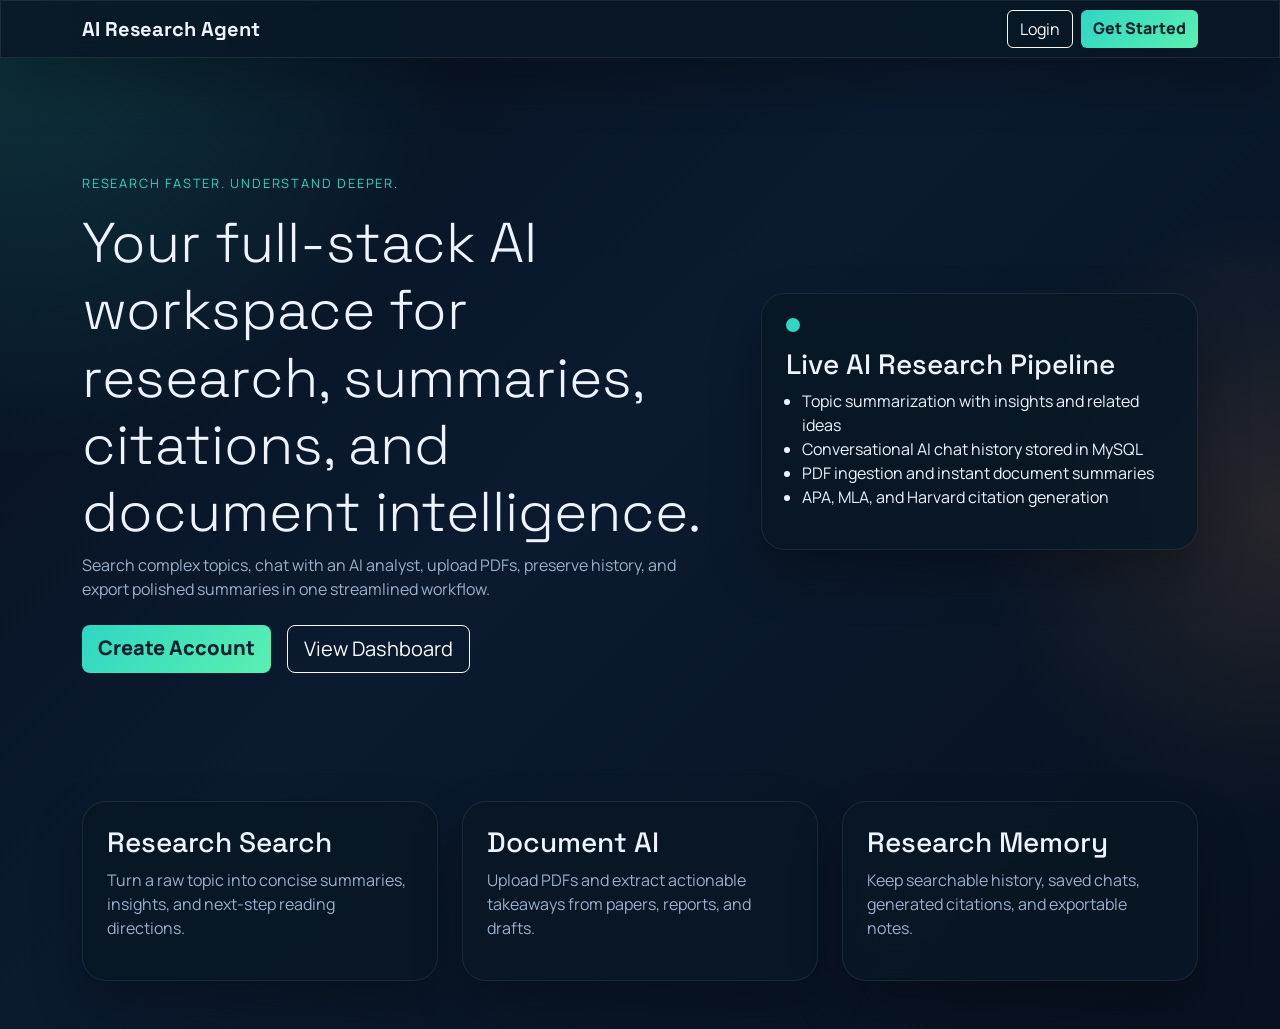
<file: frontend/index.html>
<!DOCTYPE html>
<html lang="en">
<head>
    <meta charset="UTF-8">
    <meta name="viewport" content="width=device-width, initial-scale=1.0">
    <title>AI Research Agent</title>
    <link rel="preconnect" href="https://fonts.googleapis.com">
    <link rel="preconnect" href="https://fonts.gstatic.com" crossorigin>
    <link href="https://fonts.googleapis.com/css2?family=Manrope:wght@400;500;700;800&family=Space+Grotesk:wght@500;700&display=swap" rel="stylesheet">
    <link href="https://cdn.jsdelivr.net/npm/bootstrap@5.3.3/dist/css/bootstrap.min.css" rel="stylesheet">
    <link rel="stylesheet" href="css/styles.css">
</head>
<body data-page="home">
    <nav class="navbar navbar-expand-lg glass-nav">
        <div class="container">
            <a class="navbar-brand brand-mark" href="index.html">AI Research Agent</a>
            <div class="d-flex gap-2">
                <a class="btn btn-outline-light" href="login.html">Login</a>
                <a class="btn btn-accent" href="signup.html">Get Started</a>
            </div>
        </div>
    </nav>

    <section class="hero-section">
        <div class="container py-5">
            <div class="row align-items-center g-5">
                <div class="col-lg-7">
                    <span class="eyebrow">Research faster. Understand deeper.</span>
                    <h1 class="display-4 hero-title">Your full-stack AI workspace for research, summaries, citations, and document intelligence.</h1>
                    <p class="hero-copy">Search complex topics, chat with an AI analyst, upload PDFs, preserve history, and export polished summaries in one streamlined workflow.</p>
                    <div class="d-flex flex-wrap gap-3 mt-4">
                        <a class="btn btn-accent btn-lg" href="signup.html">Create Account</a>
                        <a class="btn btn-outline-light btn-lg" href="dashboard.html">View Dashboard</a>
                    </div>
                </div>
                <div class="col-lg-5">
                    <div class="insight-card">
                        <div class="pulse-dot"></div>
                        <h3>Live AI Research Pipeline</h3>
                        <ul class="feature-list">
                            <li>Topic summarization with insights and related ideas</li>
                            <li>Conversational AI chat history stored in MySQL</li>
                            <li>PDF ingestion and instant document summaries</li>
                            <li>APA, MLA, and Harvard citation generation</li>
                        </ul>
                    </div>
                </div>
            </div>
        </div>
    </section>

    <section class="container py-5">
        <div class="row g-4">
            <div class="col-md-4">
                <div class="info-panel">
                    <h3>Research Search</h3>
                    <p>Turn a raw topic into concise summaries, insights, and next-step reading directions.</p>
                </div>
            </div>
            <div class="col-md-4">
                <div class="info-panel">
                    <h3>Document AI</h3>
                    <p>Upload PDFs and extract actionable takeaways from papers, reports, and drafts.</p>
                </div>
            </div>
            <div class="col-md-4">
                <div class="info-panel">
                    <h3>Research Memory</h3>
                    <p>Keep searchable history, saved chats, generated citations, and exportable notes.</p>
                </div>
            </div>
        </div>
    </section>

    <script src="js/app.js"></script>
</body>
</html>
</file>
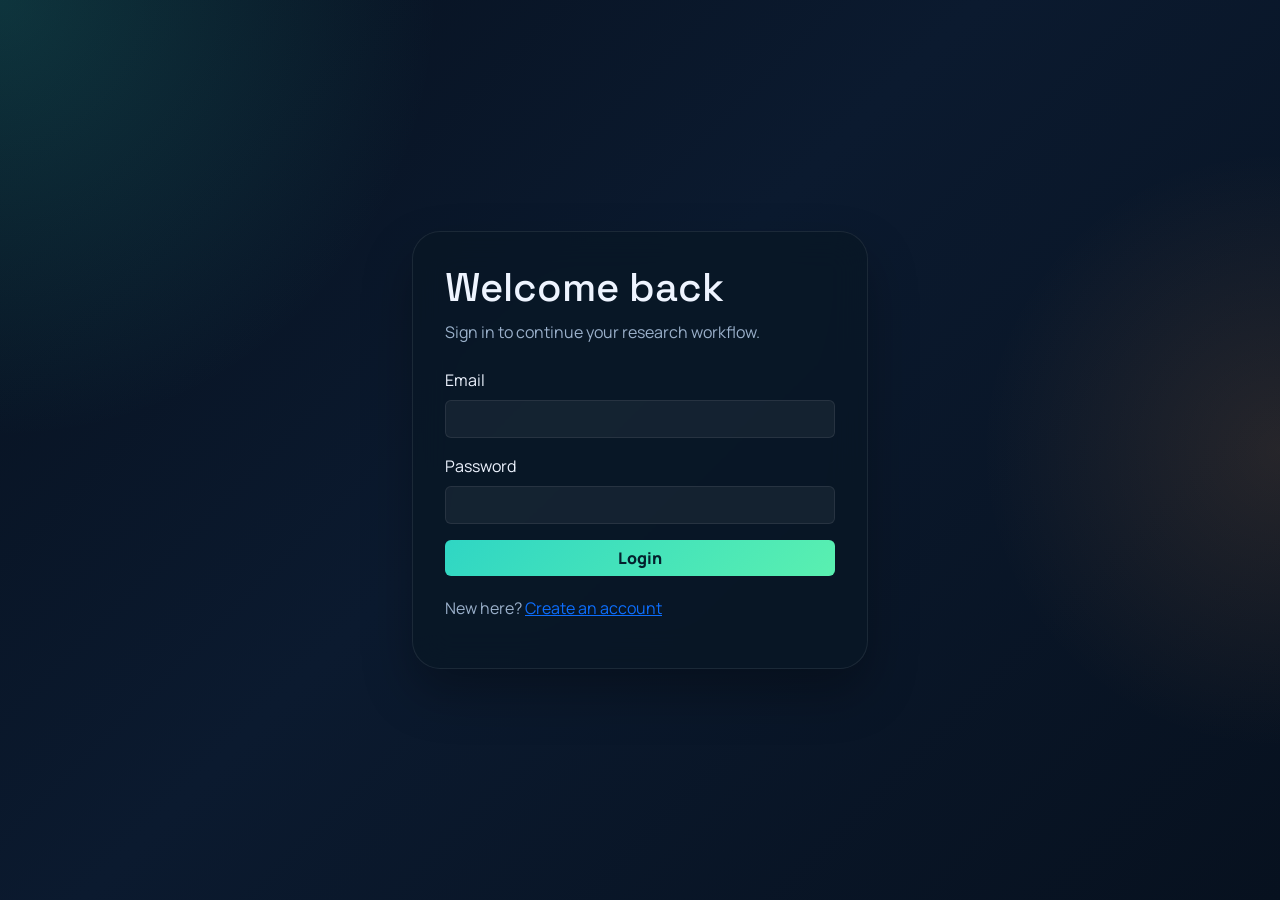
<file: frontend/chatbot.html>
<!DOCTYPE html>
<html lang="en">
<head>
    <meta charset="UTF-8">
    <meta name="viewport" content="width=device-width, initial-scale=1.0">
    <title>Chatbot | AI Research Agent</title>
    <link rel="preconnect" href="https://fonts.googleapis.com">
    <link rel="preconnect" href="https://fonts.gstatic.com" crossorigin>
    <link href="https://fonts.googleapis.com/css2?family=Manrope:wght@400;500;700;800&family=Space+Grotesk:wght@500;700&display=swap" rel="stylesheet">
    <link href="https://cdn.jsdelivr.net/npm/bootstrap@5.3.3/dist/css/bootstrap.min.css" rel="stylesheet">
    <link rel="stylesheet" href="css/styles.css">
</head>
<body data-page="chat">
    <div class="app-shell">
        <aside class="sidebar">
            <a href="dashboard.html" class="brand-mark">AI Research Agent</a>
            <nav class="nav flex-column gap-2 mt-4">
                <a class="nav-link" href="dashboard.html">Dashboard</a>
                <a class="nav-link" href="research.html">Research Search</a>
                <a class="nav-link active" href="chatbot.html">Chatbot</a>
                <a class="nav-link" href="upload.html">Upload Document</a>
                <a class="nav-link" href="history.html">History</a>
            </nav>
        </aside>
        <main class="content-area">
            <div class="topbar"><h1>Research Chatbot</h1></div>
            <div class="chat-shell">
                <div id="chatMessages" class="chat-messages"></div>
                <form id="chatForm" class="chat-form">
                    <input id="chatInput" class="form-control" placeholder="Ask the AI assistant anything about your research..." required>
                    <button class="btn btn-accent" type="submit">Send</button>
                </form>
            </div>
        </main>
    </div>
    <script src="js/app.js"></script>
</body>
</html>
</file>
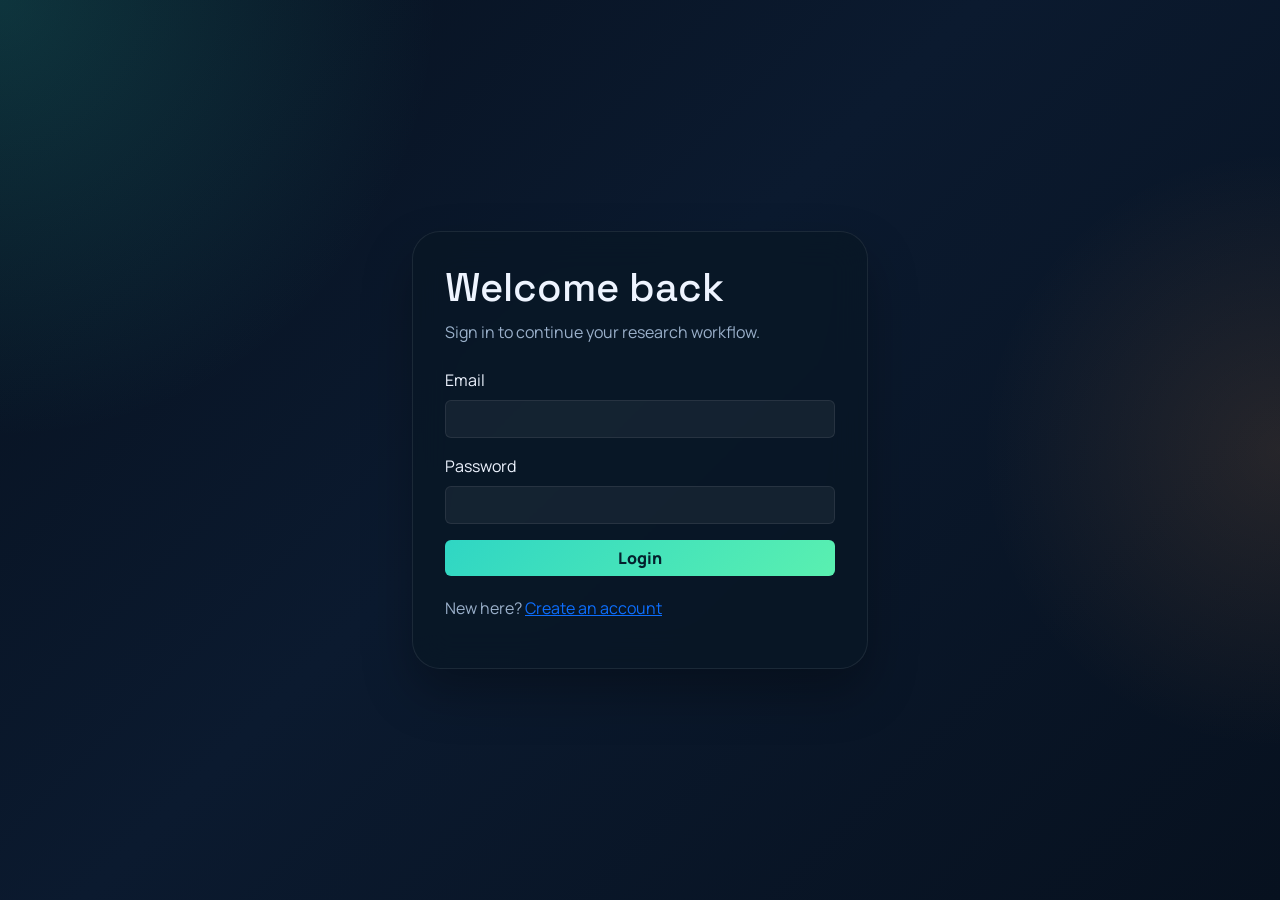
<file: frontend/dashboard.html>
<!DOCTYPE html>
<html lang="en">
<head>
    <meta charset="UTF-8">
    <meta name="viewport" content="width=device-width, initial-scale=1.0">
    <title>Dashboard | AI Research Agent</title>
    <link rel="preconnect" href="https://fonts.googleapis.com">
    <link rel="preconnect" href="https://fonts.gstatic.com" crossorigin>
    <link href="https://fonts.googleapis.com/css2?family=Manrope:wght@400;500;700;800&family=Space+Grotesk:wght@500;700&display=swap" rel="stylesheet">
    <link href="https://cdn.jsdelivr.net/npm/bootstrap@5.3.3/dist/css/bootstrap.min.css" rel="stylesheet">
    <link rel="stylesheet" href="css/styles.css">
</head>
<body data-page="dashboard">
    <div class="app-shell">
        <aside class="sidebar">
            <a href="dashboard.html" class="brand-mark">AI Research Agent</a>
            <nav class="nav flex-column gap-2 mt-4">
                <a class="nav-link active" href="dashboard.html">Dashboard</a>
                <a class="nav-link" href="research.html">Research Search</a>
                <a class="nav-link" href="chatbot.html">Chatbot</a>
                <a class="nav-link" href="upload.html">Upload Document</a>
                <a class="nav-link" href="history.html">History</a>
            </nav>
            <button id="themeToggle" class="btn btn-outline-light mt-auto">Toggle Theme</button>
        </aside>
        <main class="content-area">
            <div class="topbar">
                <h1>Dashboard</h1>
                <button id="logoutBtn" class="btn btn-sm btn-outline-light">Logout</button>
            </div>
            <div class="row g-4 mt-1">
                <div class="col-md-4"><div class="metric-card"><span>Research Sessions</span><strong id="researchCount">0</strong></div></div>
                <div class="col-md-4"><div class="metric-card"><span>Uploaded Documents</span><strong id="documentCount">0</strong></div></div>
                <div class="col-md-4"><div class="metric-card"><span>Chat Messages</span><strong id="chatCount">0</strong></div></div>
            </div>
            <div class="row g-4 mt-1">
                <div class="col-lg-6">
                    <div class="panel-card">
                        <h3>Recent Topics</h3>
                        <ul id="recentTopics" class="plain-list"></ul>
                    </div>
                </div>
                <div class="col-lg-6">
                    <div class="panel-card">
                        <h3>Uploaded Documents</h3>
                        <ul id="uploadedDocuments" class="plain-list"></ul>
                    </div>
                </div>
            </div>
            <div class="panel-card mt-4">
                <h3>Activity Snapshot</h3>
                <p id="activitySnapshot" class="mb-0"></p>
            </div>
        </main>
    </div>
    <script src="js/app.js"></script>
</body>
</html>
</file>
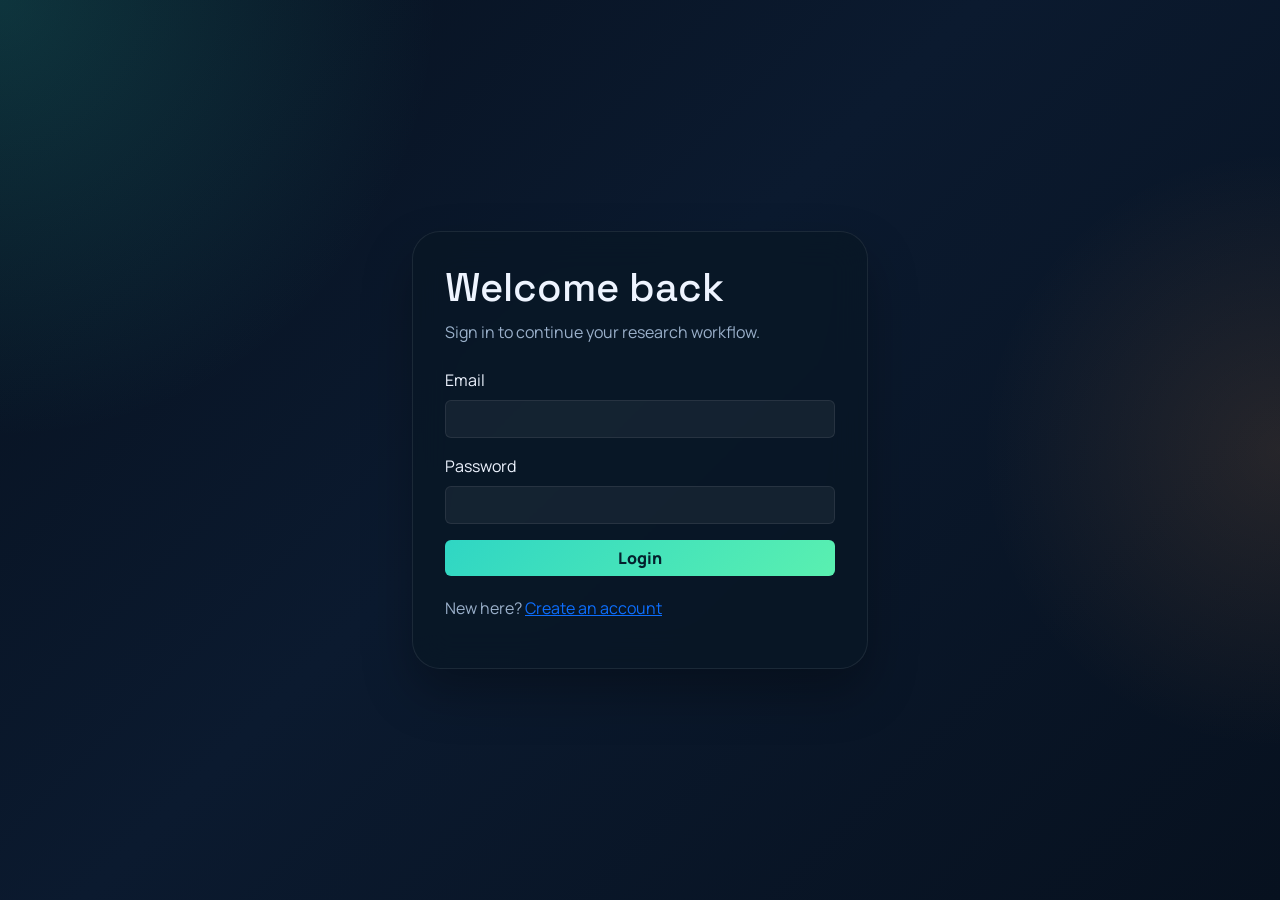
<file: frontend/login.html>
<!DOCTYPE html>
<html lang="en">
<head>
    <meta charset="UTF-8">
    <meta name="viewport" content="width=device-width, initial-scale=1.0">
    <title>Login | AI Research Agent</title>
    <link rel="preconnect" href="https://fonts.googleapis.com">
    <link rel="preconnect" href="https://fonts.gstatic.com" crossorigin>
    <link href="https://fonts.googleapis.com/css2?family=Manrope:wght@400;500;700;800&family=Space+Grotesk:wght@500;700&display=swap" rel="stylesheet">
    <link href="https://cdn.jsdelivr.net/npm/bootstrap@5.3.3/dist/css/bootstrap.min.css" rel="stylesheet">
    <link rel="stylesheet" href="css/styles.css">
</head>
<body data-page="login" class="auth-page">
    <div class="auth-shell">
        <div class="auth-card">
            <h1>Welcome back</h1>
            <p>Sign in to continue your research workflow.</p>
            <form id="loginForm" class="mt-4">
                <div class="mb-3">
                    <label class="form-label">Email</label>
                    <input class="form-control" type="email" id="loginEmail" required>
                </div>
                <div class="mb-3">
                    <label class="form-label">Password</label>
                    <input class="form-control" type="password" id="loginPassword" required>
                </div>
                <button class="btn btn-accent w-100" type="submit">Login</button>
            </form>
            <p class="auth-switch">New here? <a href="signup.html">Create an account</a></p>
            <div id="authMessage" class="mt-3 small text-warning"></div>
        </div>
    </div>
    <script src="js/app.js"></script>
</body>
</html>
</file>
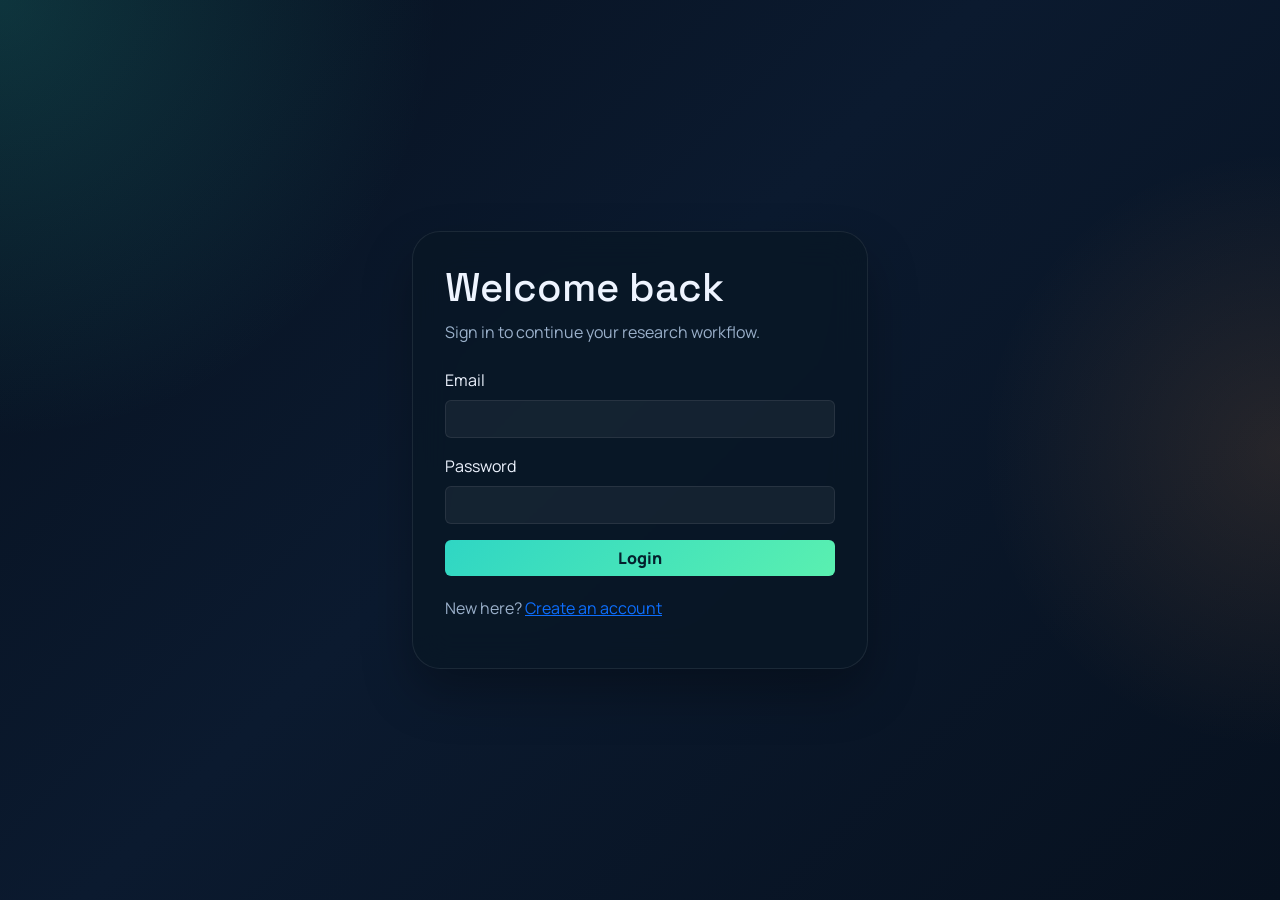
<file: frontend/research.html>
<!DOCTYPE html>
<html lang="en">
<head>
    <meta charset="UTF-8">
    <meta name="viewport" content="width=device-width, initial-scale=1.0">
    <title>Research Search | AI Research Agent</title>
    <link rel="preconnect" href="https://fonts.googleapis.com">
    <link rel="preconnect" href="https://fonts.gstatic.com" crossorigin>
    <link href="https://fonts.googleapis.com/css2?family=Manrope:wght@400;500;700;800&family=Space+Grotesk:wght@500;700&display=swap" rel="stylesheet">
    <link href="https://cdn.jsdelivr.net/npm/bootstrap@5.3.3/dist/css/bootstrap.min.css" rel="stylesheet">
    <link rel="stylesheet" href="css/styles.css">
</head>
<body data-page="research">
    <div class="app-shell">
        <aside class="sidebar">
            <a href="dashboard.html" class="brand-mark">AI Research Agent</a>
            <nav class="nav flex-column gap-2 mt-4">
                <a class="nav-link" href="dashboard.html">Dashboard</a>
                <a class="nav-link active" href="research.html">Research Search</a>
                <a class="nav-link" href="chatbot.html">Chatbot</a>
                <a class="nav-link" href="upload.html">Upload Document</a>
                <a class="nav-link" href="history.html">History</a>
            </nav>
        </aside>
        <main class="content-area">
            <div class="topbar"><h1>AI Research Search</h1></div>
            <div class="panel-card">
                <form id="researchForm" class="row g-3">
                    <div class="col-md-10">
                        <input class="form-control form-control-lg" id="researchTopic" list="topicSuggestions" placeholder="Enter a research topic" required>
                        <datalist id="topicSuggestions">
                            <option value="Large language models in education"></option>
                            <option value="Quantum computing applications in cryptography"></option>
                            <option value="Climate adaptation strategies in coastal cities"></option>
                            <option value="Blockchain for supply chain transparency"></option>
                            <option value="AI in medical imaging diagnostics"></option>
                        </datalist>
                    </div>
                    <div class="col-md-1 d-grid">
                        <button class="btn btn-outline-light" id="voiceSearchBtn" type="button">Voice</button>
                    </div>
                    <div class="col-md-1 d-grid">
                        <button class="btn btn-accent" type="submit">Analyze</button>
                    </div>
                </form>
                <div id="researchLoading" class="loading-line d-none mt-3">Analyzing topic...</div>
            </div>
            <div id="researchResult" class="panel-card mt-4 d-none">
                <div class="d-flex justify-content-between align-items-center flex-wrap gap-2">
                    <h3 id="resultTopic"></h3>
                    <div class="d-flex gap-2">
                        <button id="exportSummaryBtn" class="btn btn-outline-light btn-sm">Export TXT</button>
                        <button id="exportPdfBtn" class="btn btn-outline-light btn-sm">Export PDF</button>
                    </div>
                </div>
                <p id="resultSummary" class="mt-3"></p>
                <div class="row g-4">
                    <div class="col-md-4"><div><h4>Key Insights</h4><ul id="resultInsights" class="plain-list"></ul></div></div>
                    <div class="col-md-4"><div><h4>Important Points</h4><ul id="resultPoints" class="plain-list"></ul></div></div>
                    <div class="col-md-4"><div><h4>Related Topics</h4><ul id="resultRelated" class="plain-list"></ul></div></div>
                </div>
            </div>
            <div class="panel-card mt-4">
                <h3>AI Recommendations</h3>
                <div id="recommendationList" class="plain-list"></div>
            </div>
            <div class="panel-card mt-4">
                <h3>Citation Generator</h3>
                <form id="citationForm" class="row g-3 mt-1">
                    <div class="col-md-6"><input id="citationTitle" class="form-control" placeholder="Source title" required></div>
                    <div class="col-md-6"><input id="citationAuthors" class="form-control" placeholder="Authors" required></div>
                    <div class="col-md-4"><input id="citationYear" class="form-control" placeholder="Year" required></div>
                    <div class="col-md-4"><input id="citationPublisher" class="form-control" placeholder="Publisher" required></div>
                    <div class="col-md-4"><select id="citationStyle" class="form-select"><option>APA</option><option>MLA</option><option>Harvard</option></select></div>
                    <div class="col-md-9"><input id="citationUrl" class="form-control" placeholder="URL" required></div>
                    <div class="col-md-3 d-grid"><button class="btn btn-accent" type="submit">Generate</button></div>
                </form>
                <div id="citationResult" class="output-box mt-3 d-none"></div>
            </div>
        </main>
    </div>
    <script src="js/app.js"></script>
</body>
</html>
</file>
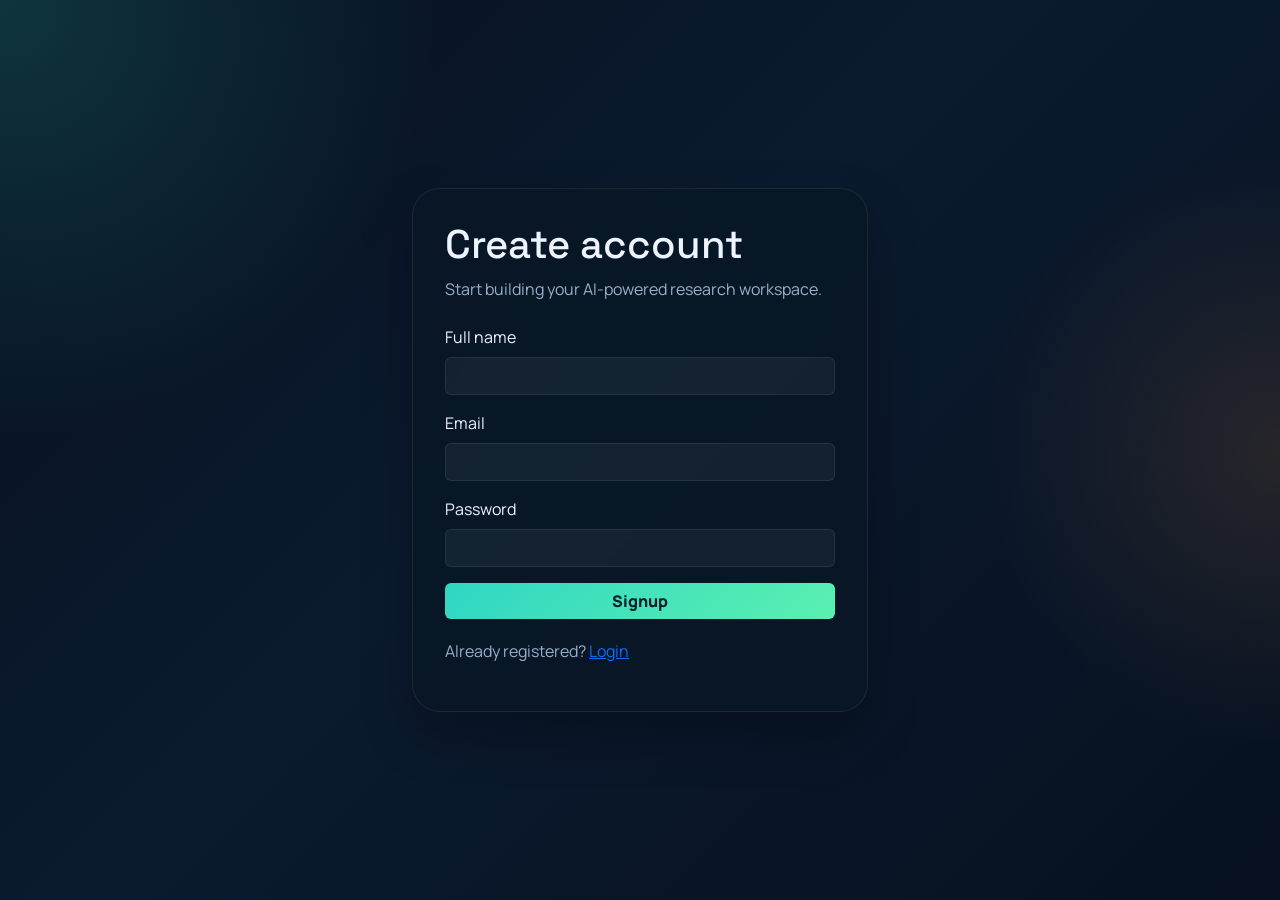
<file: frontend/signup.html>
<!DOCTYPE html>
<html lang="en">
<head>
    <meta charset="UTF-8">
    <meta name="viewport" content="width=device-width, initial-scale=1.0">
    <title>Signup | AI Research Agent</title>
    <link rel="preconnect" href="https://fonts.googleapis.com">
    <link rel="preconnect" href="https://fonts.gstatic.com" crossorigin>
    <link href="https://fonts.googleapis.com/css2?family=Manrope:wght@400;500;700;800&family=Space+Grotesk:wght@500;700&display=swap" rel="stylesheet">
    <link href="https://cdn.jsdelivr.net/npm/bootstrap@5.3.3/dist/css/bootstrap.min.css" rel="stylesheet">
    <link rel="stylesheet" href="css/styles.css">
</head>
<body data-page="signup" class="auth-page">
    <div class="auth-shell">
        <div class="auth-card">
            <h1>Create account</h1>
            <p>Start building your AI-powered research workspace.</p>
            <form id="signupForm" class="mt-4">
                <div class="mb-3">
                    <label class="form-label">Full name</label>
                    <input class="form-control" type="text" id="signupName" required>
                </div>
                <div class="mb-3">
                    <label class="form-label">Email</label>
                    <input class="form-control" type="email" id="signupEmail" required>
                </div>
                <div class="mb-3">
                    <label class="form-label">Password</label>
                    <input class="form-control" type="password" id="signupPassword" required>
                </div>
                <button class="btn btn-accent w-100" type="submit">Signup</button>
            </form>
            <p class="auth-switch">Already registered? <a href="login.html">Login</a></p>
            <div id="authMessage" class="mt-3 small text-warning"></div>
        </div>
    </div>
    <script src="js/app.js"></script>
</body>
</html>
</file>
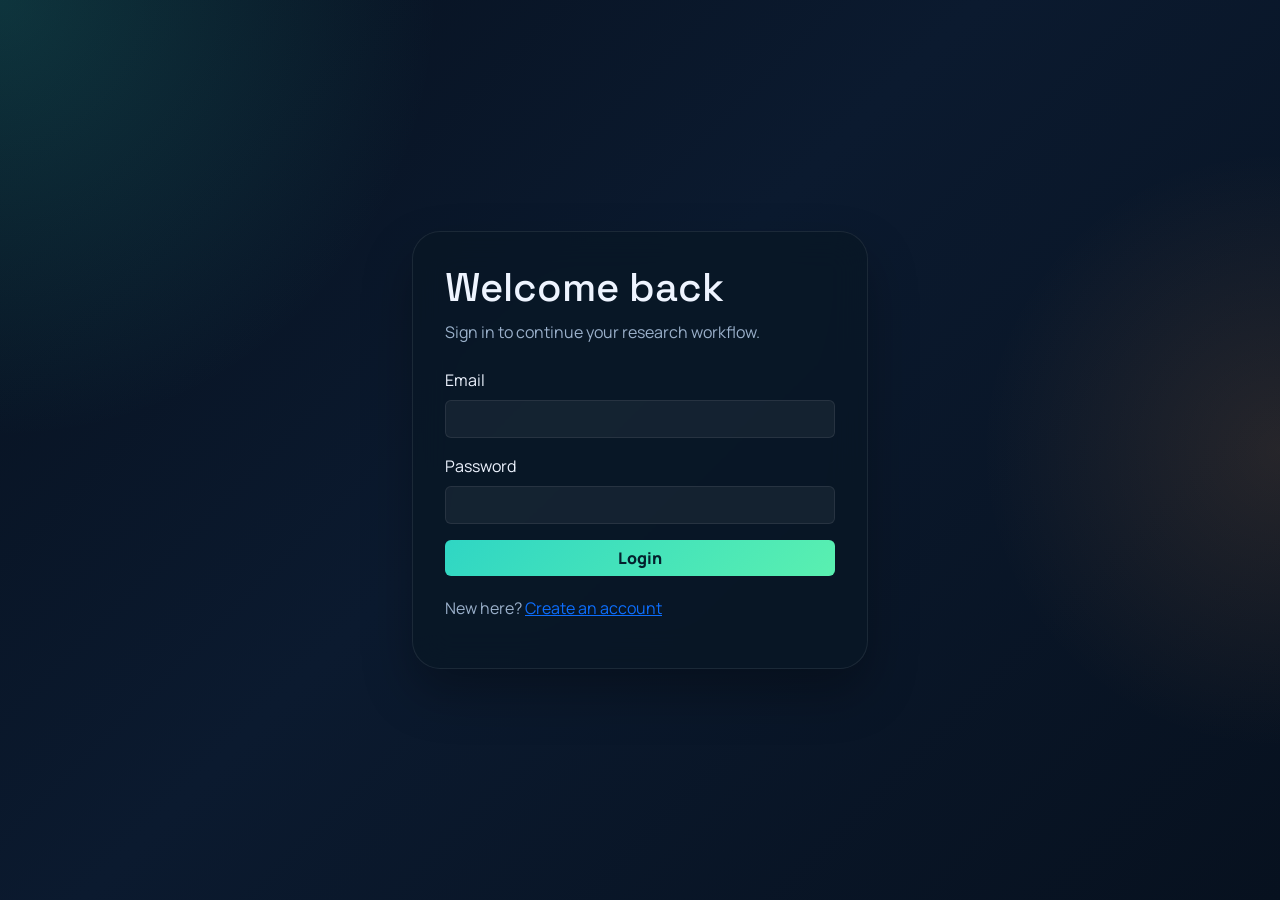
<file: frontend/upload.html>
<!DOCTYPE html>
<html lang="en">
<head>
    <meta charset="UTF-8">
    <meta name="viewport" content="width=device-width, initial-scale=1.0">
    <title>Upload Document | AI Research Agent</title>
    <link rel="preconnect" href="https://fonts.googleapis.com">
    <link rel="preconnect" href="https://fonts.gstatic.com" crossorigin>
    <link href="https://fonts.googleapis.com/css2?family=Manrope:wght@400;500;700;800&family=Space+Grotesk:wght@500;700&display=swap" rel="stylesheet">
    <link href="https://cdn.jsdelivr.net/npm/bootstrap@5.3.3/dist/css/bootstrap.min.css" rel="stylesheet">
    <link rel="stylesheet" href="css/styles.css">
</head>
<body data-page="upload">
    <div class="app-shell">
        <aside class="sidebar">
            <a href="dashboard.html" class="brand-mark">AI Research Agent</a>
            <nav class="nav flex-column gap-2 mt-4">
                <a class="nav-link" href="dashboard.html">Dashboard</a>
                <a class="nav-link" href="research.html">Research Search</a>
                <a class="nav-link" href="chatbot.html">Chatbot</a>
                <a class="nav-link active" href="upload.html">Upload Document</a>
                <a class="nav-link" href="history.html">History</a>
            </nav>
        </aside>
        <main class="content-area">
            <div class="topbar"><h1>Upload PDF</h1></div>
            <div class="panel-card">
                <form id="uploadForm">
                    <input class="form-control" type="file" id="pdfFile" accept="application/pdf" required>
                    <button class="btn btn-accent mt-3" type="submit">Upload and Summarize</button>
                </form>
                <div id="uploadResult" class="mt-4 d-none">
                    <h3 id="uploadFileName"></h3>
                    <p id="uploadSummary"></p>
                    <div class="output-box"><strong>Preview:</strong><span id="uploadPreview"></span></div>
                </div>
            </div>
        </main>
    </div>
    <script src="js/app.js"></script>
</body>
</html>
</file>
<file: frontend/css/styles.css>
:root {
    --bg: #07111f;
    --panel: rgba(9, 23, 38, 0.84);
    --panel-strong: #0f2236;
    --text: #eef4ff;
    --muted: #9ab0ca;
    --accent: #2fd6c4;
    --accent-dark: #1aa798;
    --border: rgba(255, 255, 255, 0.08);
    --shadow: 0 24px 50px rgba(0, 0, 0, 0.28);
}

body.light-theme {
    --bg: #eef6f7;
    --panel: rgba(255, 255, 255, 0.92);
    --panel-strong: #ffffff;
    --text: #102133;
    --muted: #587086;
    --border: rgba(16, 33, 51, 0.1);
    --shadow: 0 24px 50px rgba(16, 33, 51, 0.12);
}

body {
    font-family: "Manrope", sans-serif;
    color: var(--text);
    background:
        radial-gradient(circle at top left, rgba(47, 214, 196, 0.18), transparent 28%),
        radial-gradient(circle at right center, rgba(255, 160, 80, 0.12), transparent 22%),
        linear-gradient(135deg, #07111f 0%, #0b1a2f 45%, #07111f 100%);
    min-height: 100vh;
    transition: background 0.3s ease, color 0.3s ease;
}

.glass-nav,
.sidebar,
.panel-card,
.metric-card,
.info-panel,
.insight-card,
.auth-card,
.chat-shell {
    background: var(--panel);
    border: 1px solid var(--border);
    box-shadow: var(--shadow);
    backdrop-filter: blur(18px);
}

.brand-mark,
.hero-title,
h1, h2, h3, h4 {
    font-family: "Space Grotesk", sans-serif;
}

.brand-mark {
    color: var(--text);
    text-decoration: none;
    font-weight: 700;
}

.btn-accent {
    background: linear-gradient(135deg, var(--accent), #5af0b0);
    color: #04202d;
    border: none;
    font-weight: 800;
}

.btn-accent:hover {
    background: linear-gradient(135deg, var(--accent-dark), #4ad4a0);
    color: #04202d;
}

.hero-section {
    padding: 4rem 0 2rem;
}

.eyebrow {
    display: inline-block;
    text-transform: uppercase;
    letter-spacing: 0.14em;
    color: var(--accent);
    font-size: 0.8rem;
    margin-bottom: 1rem;
}

.hero-copy,
p,
.plain-list li {
    color: var(--muted);
}

.insight-card,
.info-panel,
.panel-card,
.metric-card {
    border-radius: 24px;
    padding: 1.5rem;
}

.pulse-dot {
    width: 14px;
    height: 14px;
    border-radius: 999px;
    background: var(--accent);
    box-shadow: 0 0 0 0 rgba(47, 214, 196, 0.6);
    animation: pulse 1.8s infinite;
    margin-bottom: 1rem;
}

@keyframes pulse {
    0% { box-shadow: 0 0 0 0 rgba(47, 214, 196, 0.6); }
    70% { box-shadow: 0 0 0 18px rgba(47, 214, 196, 0); }
    100% { box-shadow: 0 0 0 0 rgba(47, 214, 196, 0); }
}

.feature-list,
.plain-list {
    padding-left: 1rem;
}

.app-shell {
    display: grid;
    grid-template-columns: 280px 1fr;
    min-height: 100vh;
}

.sidebar {
    padding: 2rem;
    margin: 1rem;
    border-radius: 28px;
    display: flex;
    flex-direction: column;
}

.nav-link {
    color: var(--muted);
    border-radius: 12px;
}

.nav-link.active,
.nav-link:hover {
    color: var(--text);
    background: rgba(255, 255, 255, 0.06);
}

.content-area {
    padding: 2rem 2rem 2rem 0;
}

.topbar {
    display: flex;
    justify-content: space-between;
    align-items: center;
    gap: 1rem;
    margin-bottom: 1rem;
}

.metric-card strong {
    display: block;
    font-size: 2.5rem;
    margin-top: 0.5rem;
}

.chat-shell {
    border-radius: 24px;
    padding: 1rem;
    min-height: 75vh;
    display: flex;
    flex-direction: column;
}

.chat-messages {
    flex: 1;
    display: flex;
    flex-direction: column;
    gap: 1rem;
    overflow-y: auto;
    padding: 0.5rem;
}

.chat-form {
    display: grid;
    grid-template-columns: 1fr auto;
    gap: 1rem;
    margin-top: 1rem;
}

.chat-bubble {
    max-width: 75%;
    padding: 1rem;
    border-radius: 18px;
}

.chat-bubble.user {
    align-self: flex-end;
    background: rgba(47, 214, 196, 0.18);
}

.chat-bubble.assistant {
    align-self: flex-start;
    background: rgba(255, 255, 255, 0.06);
}

.history-grid {
    display: grid;
    grid-template-columns: repeat(auto-fit, minmax(280px, 1fr));
    gap: 1rem;
}

.history-card,
.output-box {
    background: rgba(255, 255, 255, 0.04);
    border: 1px solid var(--border);
    border-radius: 18px;
    padding: 1rem;
}

.auth-page {
    display: grid;
    place-items: center;
}

.auth-shell {
    width: 100%;
    max-width: 520px;
    padding: 2rem;
}

.auth-card {
    border-radius: 28px;
    padding: 2rem;
}

.auth-switch {
    margin-top: 1.25rem;
    color: var(--muted);
}

.loading-line {
    color: var(--accent);
    animation: shimmer 1.2s infinite alternate;
}

@keyframes shimmer {
    from { opacity: 0.4; }
    to { opacity: 1; }
}

.form-control,
.form-select {
    background: rgba(255, 255, 255, 0.05);
    border: 1px solid var(--border);
    color: var(--text);
}

.form-control:focus,
.form-select:focus {
    background: rgba(255, 255, 255, 0.08);
    color: var(--text);
    border-color: var(--accent);
    box-shadow: 0 0 0 0.2rem rgba(47, 214, 196, 0.18);
}

@media (max-width: 991px) {
    .app-shell {
        grid-template-columns: 1fr;
    }

    .sidebar {
        margin-bottom: 0;
    }

    .content-area {
        padding: 1rem;
    }
}
</file>
